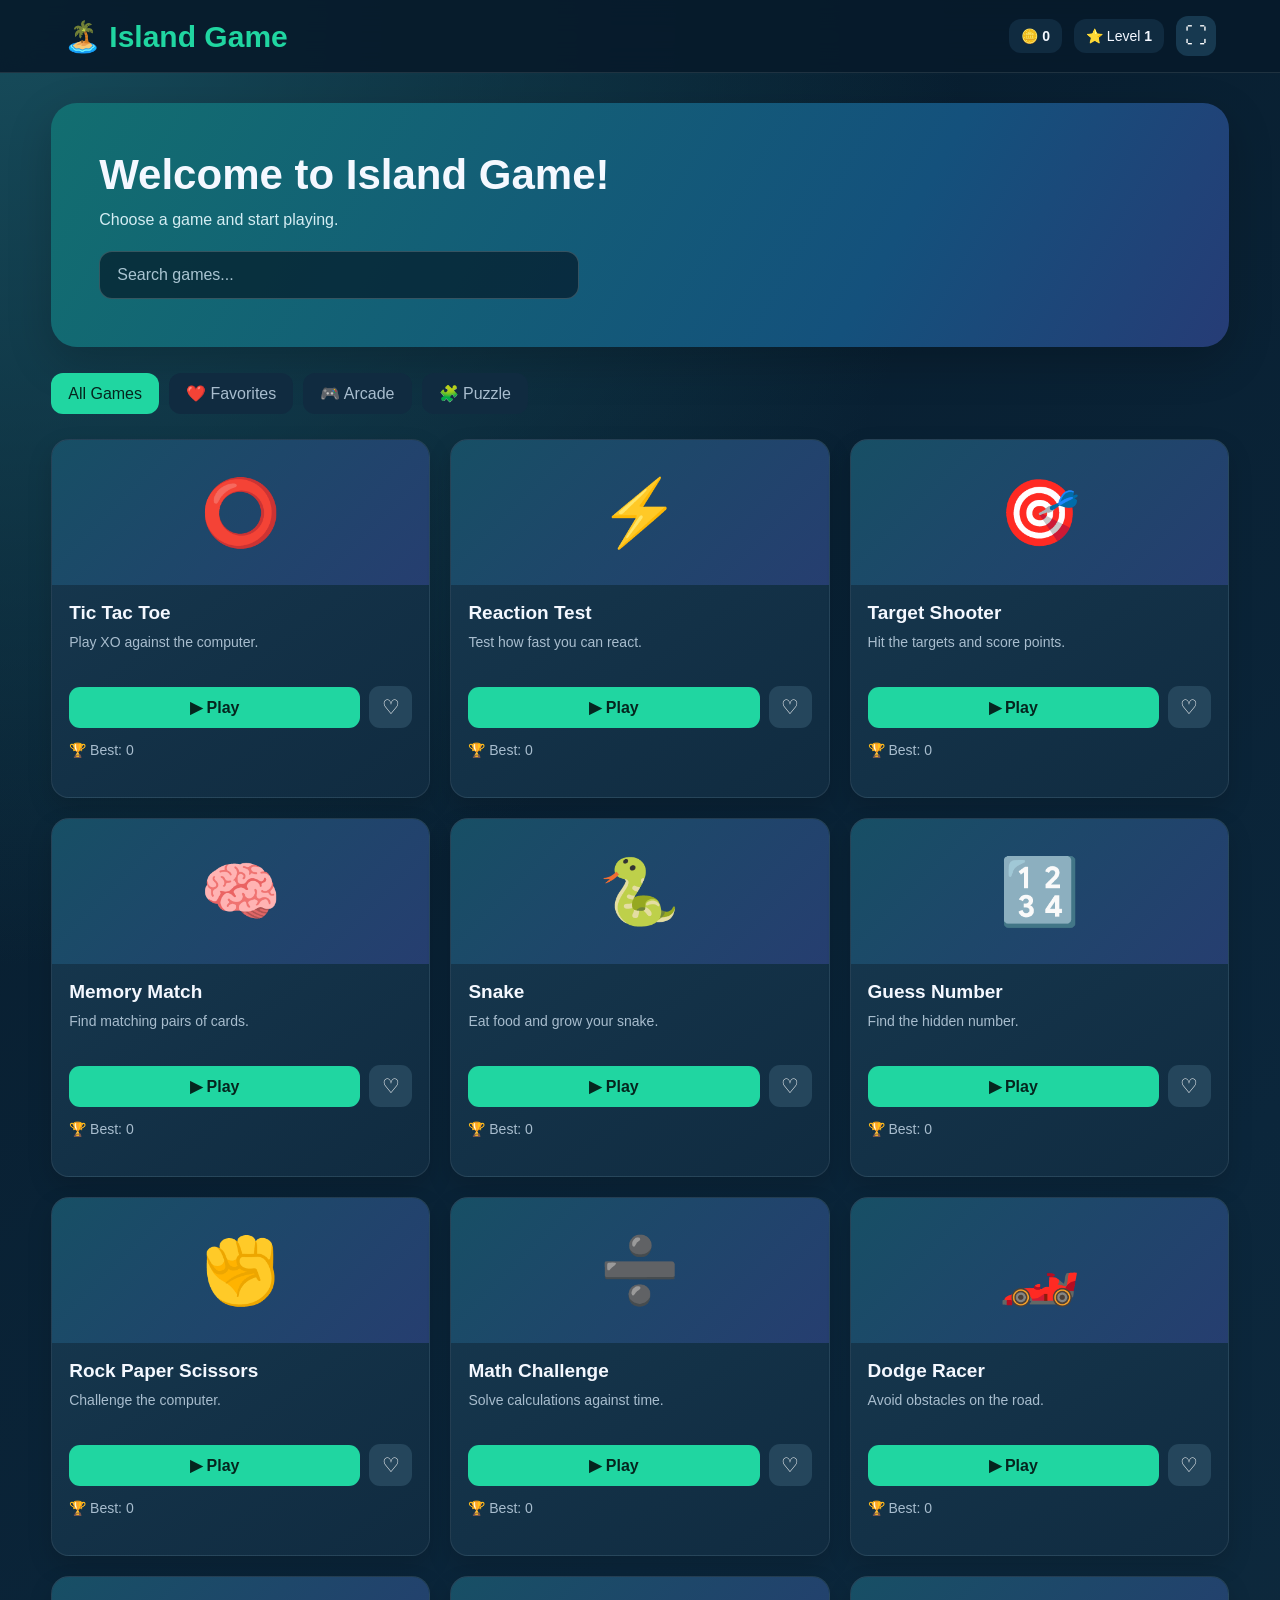
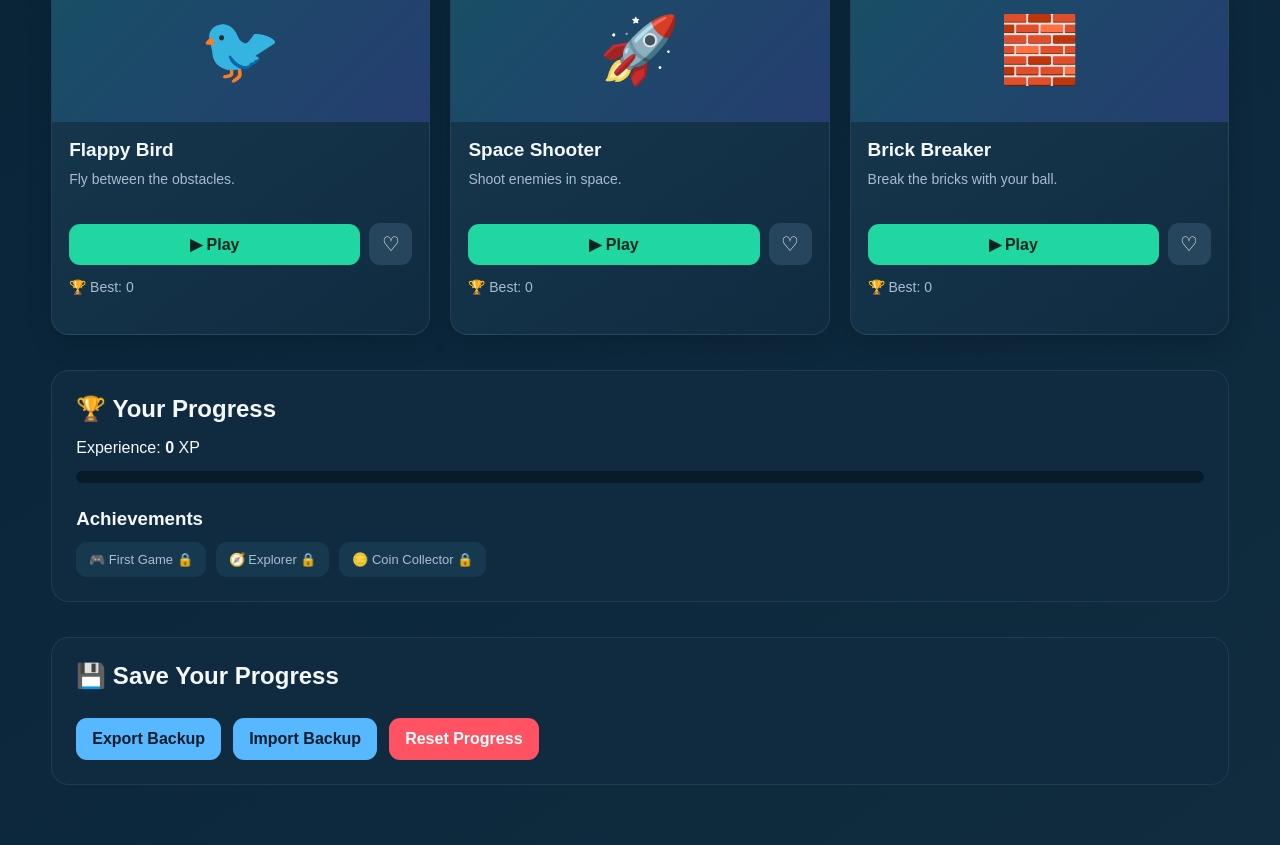
<file: index.html>
<!DOCTYPE html>
<html lang="en">
<head>
  <meta charset="UTF-8">
  <meta name="viewport" content="width=device-width, initial-scale=1.0">
  <title>Island Game</title>
  <link rel="stylesheet" href="style.css">
</head>
<body>
  <header class="topbar">
    <h1>🏝️ Island Game</h1>
    <div class="player-stats">
      <span>🪙 <b id="coins">0</b></span>
      <span>⭐ Level <b id="level">1</b></span>
      <button id="fullscreenBtn">⛶</button>
    </div>
  </header>

  <main class="container">
    <section class="welcome">
      <h2>Welcome to Island Game!</h2>
      <p>Choose a game and start playing.</p>
      <input id="searchInput" type="search" placeholder="Search games...">
    </section>

    <section class="toolbar">
      <button class="filter active" data-filter="all">All Games</button>
      <button class="filter" data-filter="favorite">❤️ Favorites</button>
      <button class="filter" data-filter="arcade">🎮 Arcade</button>
      <button class="filter" data-filter="puzzle">🧩 Puzzle</button>
    </section>

    <section id="gamesGrid" class="games-grid"></section>

    <section class="profile">
      <h2>🏆 Your Progress</h2>
      <p>Experience: <b id="xp">0</b> XP</p>
      <div class="progress-track">
        <div id="xpProgress" class="progress-fill"></div>
      </div>
      <h3>Achievements</h3>
      <div id="achievements"></div>
    </section>

    <section class="backup">
      <h2>💾 Save Your Progress</h2>
      <button id="exportBtn">Export Backup</button>
      <button id="importBtn">Import Backup</button>
      <input id="importFile" type="file" accept=".json" hidden>
      <button id="resetBtn" class="danger">Reset Progress</button>
    </section>
  </main>

  <div id="gameModal" class="modal hidden">
    <div class="modal-content">
      <div class="modal-header">
        <h2 id="gameTitle">Game</h2>
        <button id="closeGame">✕</button>
      </div>
      <div id="gameArea"></div>
    </div>
  </div>

  <div id="toast" class="toast"></div>

  <script src="script.js"></script>
</body>
</html>
</file>
<file: style.css>
* {
  box-sizing: border-box;
  margin: 0;
  padding: 0;
}

:root {
  --bg: #071b2b;
  --panel: #102b40;
  --panel-light: #173950;
  --primary: #20d6a1;
  --secondary: #57b8ff;
  --text: #f4f8ff;
  --muted: #a8bdce;
  --danger: #ff5263;
  --radius: 18px;
}

body {
  min-height: 100vh;
  background:
    radial-gradient(circle at top left, #174d5c 0, transparent 35%),
    linear-gradient(145deg, #071b2b, #0b263b 60%, #102c3e);
  color: var(--text);
  font-family: -apple-system, BlinkMacSystemFont, "Segoe UI", Arial, sans-serif;
}

button,
input {
  font: inherit;
}

button {
  border: none;
  cursor: pointer;
  transition: transform .2s, background .2s, opacity .2s;
}

button:active {
  transform: scale(.96);
}

button:disabled {
  opacity: .5;
  cursor: not-allowed;
}

.topbar {
  position: sticky;
  top: 0;
  z-index: 10;
  display: flex;
  align-items: center;
  justify-content: space-between;
  gap: 15px;
  padding: 16px 5%;
  background: rgba(7, 27, 43, .92);
  border-bottom: 1px solid rgba(255,255,255,.1);
  backdrop-filter: blur(15px);
}

.topbar h1 {
  font-size: clamp(20px, 4vw, 30px);
  color: var(--primary);
}

.player-stats {
  display: flex;
  align-items: center;
  gap: 12px;
  flex-wrap: wrap;
}

.player-stats span {
  background: var(--panel);
  padding: 9px 12px;
  border-radius: 12px;
  font-size: 14px;
}

#fullscreenBtn {
  width: 40px;
  height: 40px;
  color: white;
  background: var(--panel-light);
  border-radius: 12px;
  font-size: 22px;
}

.container {
  width: min(1200px, 92%);
  margin: 0 auto;
  padding: 30px 0 60px;
}

.welcome {
  padding: clamp(24px, 5vw, 48px);
  border-radius: 26px;
  background: linear-gradient(120deg, #126e70, #14517c 70%, #263c76);
  margin-bottom: 26px;
  box-shadow: 0 15px 45px rgba(0,0,0,.2);
}

.welcome h2 {
  font-size: clamp(25px, 5vw, 42px);
  margin-bottom: 12px;
}

.welcome p {
  color: #d4edf3;
  margin-bottom: 22px;
}

#searchInput {
  width: 100%;
  max-width: 480px;
  padding: 14px 17px;
  border: 1px solid rgba(255,255,255,.18);
  border-radius: 13px;
  background: rgba(4,20,35,.65);
  color: white;
  outline: none;
}

#searchInput:focus {
  border-color: var(--primary);
}

#searchInput::placeholder {
  color: #a9c4d1;
}

.toolbar {
  display: flex;
  flex-wrap: wrap;
  gap: 10px;
  margin-bottom: 25px;
}

.filter {
  padding: 11px 17px;
  border-radius: 12px;
  color: var(--muted);
  background: var(--panel);
}

.filter:hover,
.filter.active {
  background: var(--primary);
  color: #05251e;
}

.games-grid {
  display: grid;
  grid-template-columns: repeat(3, minmax(0, 1fr));
  gap: 20px;
}

.game-card {
  overflow: hidden;
  border-radius: var(--radius);
  background: linear-gradient(145deg, var(--panel-light), var(--panel));
  border: 1px solid rgba(255,255,255,.08);
  box-shadow: 0 10px 25px rgba(0,0,0,.15);
  transition: transform .25s, border-color .25s;
}

.game-card:hover {
  transform: translateY(-5px);
  border-color: rgba(32,214,161,.6);
}

.game-cover {
  display: grid;
  place-items: center;
  min-height: 145px;
  font-size: 65px;
  background: linear-gradient(135deg, #174f65, #263e70);
}

.game-info {
  padding: 17px;
}

.game-info h3 {
  margin-bottom: 8px;
  font-size: 19px;
}

.game-info p {
  min-height: 40px;
  color: var(--muted);
  font-size: 14px;
  line-height: 1.5;
  margin-bottom: 14px;
}

.game-actions {
  display: flex;
  align-items: center;
  gap: 9px;
}

.play-btn {
  flex: 1;
  padding: 11px;
  border-radius: 11px;
  background: var(--primary);
  color: #05251e;
  font-weight: 800;
}

.play-btn:hover {
  background: #69f3c9;
}

.favorite-btn {
  width: 43px;
  height: 42px;
  border-radius: 11px;
  background: #25465c;
  color: white;
  font-size: 20px;
}

.favorite-btn.active {
  background: #673447;
  color: #ff7894;
}

.profile,
.backup {
  margin-top: 35px;
  padding: 24px;
  border-radius: var(--radius);
  background: var(--panel);
  border: 1px solid rgba(255,255,255,.07);
}

.profile h2,
.backup h2 {
  margin-bottom: 16px;
}

.progress-track {
  height: 12px;
  margin: 14px 0 25px;
  overflow: hidden;
  border-radius: 20px;
  background: #071b2b;
}

.progress-fill {
  height: 100%;
  width: 0;
  border-radius: inherit;
  background: linear-gradient(90deg, var(--primary), var(--secondary));
  transition: width .4s;
}

#achievements {
  display: flex;
  flex-wrap: wrap;
  gap: 10px;
  margin-top: 12px;
}

.achievement {
  padding: 10px 13px;
  border-radius: 11px;
  background: var(--panel-light);
  color: var(--muted);
  font-size: 13px;
}

.achievement.unlocked {
  color: #ffe28a;
  border: 1px solid #b99a42;
}

.backup {
  display: flex;
  flex-wrap: wrap;
  align-items: center;
  gap: 12px;
}

.backup h2 {
  width: 100%;
}

.backup button {
  padding: 12px 16px;
  border-radius: 11px;
  background: var(--secondary);
  color: #061c2a;
  font-weight: 700;
}

.backup .danger {
  background: var(--danger);
  color: white;
}

.modal {
  position: fixed;
  inset: 0;
  z-index: 100;
  display: flex;
  align-items: center;
  justify-content: center;
  padding: 15px;
  background: rgba(0,0,0,.82);
  backdrop-filter: blur(8px);
}

.hidden {
  display: none !important;
}

.modal-content {
  width: min(850px, 100%);
  max-height: 92vh;
  overflow: auto;
  padding: 22px;
  border-radius: 22px;
  background: #0d2639;
  border: 1px solid rgba(255,255,255,.12);
}

.modal-header {
  display: flex;
  justify-content: space-between;
  align-items: center;
  gap: 12px;
  margin-bottom: 22px;
}

.modal-header h2 {
  font-size: 24px;
}

#closeGame {
  width: 42px;
  height: 42px;
  border-radius: 12px;
  color: white;
  background: #29465a;
  font-size: 21px;
}

#gameArea {
  min-height: 250px;
}

#gameArea button {
  padding: 12px 17px;
  margin: 5px;
  border-radius: 10px;
  background: var(--primary);
  color: #06261d;
  font-weight: 700;
}

#gameArea input {
  max-width: 100%;
  padding: 12px;
  border-radius: 10px;
  border: 1px solid #49667a;
  background: #071b2b;
  color: white;
}

#gameArea canvas {
  display: block;
  max-width: 100%;
  height: auto;
  margin: 15px auto;
  border-radius: 12px;
  background: #061522;
  touch-action: none;
}

.game-message {
  margin: 15px 0;
  color: var(--primary);
  font-size: 18px;
  text-align: center;
}

.game-board {
  display: grid;
  grid-template-columns: repeat(3, minmax(65px, 100px));
  justify-content: center;
  gap: 8px;
  margin: 20px auto;
}

.game-cell {
  aspect-ratio: 1;
  display: grid;
  place-items: center;
  border-radius: 12px;
  background: #173950;
  color: white;
  font-size: 32px;
}

.game-cell:hover {
  background: #24536a;
}

.toast {
  position: fixed;
  left: 50%;
  bottom: 25px;
  z-index: 200;
  transform: translateX(-50%);
  padding: 13px 20px;
  border-radius: 12px;
  background: var(--primary);
  color: #05251e;
  font-weight: 700;
  box-shadow: 0 8px 30px rgba(0,0,0,.3);
  opacity: 0;
  pointer-events: none;
  transition: opacity .25s;
}

.toast.show {
  opacity: 1;
}

@media (max-width: 850px) {
  .games-grid {
    grid-template-columns: repeat(2, minmax(0, 1fr));
  }

  .container {
    width: 94%;
  }
}

@media (max-width: 520px) {
  .topbar {
    padding: 12px 4%;
    align-items: flex-start;
  }

  .topbar h1 {
    font-size: 19px;
  }

  .player-stats {
    gap: 5px;
    justify-content: flex-end;
  }

  .player-stats span {
    padding: 8px;
    font-size: 12px;
  }

  .container {
    padding-top: 18px;
  }

  .games-grid {
    grid-template-columns: 1fr;
    gap: 14px;
  }

  .game-cover {
    min-height: 120px;
  }

  .welcome {
    padding: 24px 18px;
  }

  .modal {
    padding: 7px;
  }

  .modal-content {
    padding: 15px;
    max-height: 95vh;
  }

  .profile,
  .backup {
    padding: 17px;
  }

  .backup button {
    width: 100%;
  }
}
</file>
